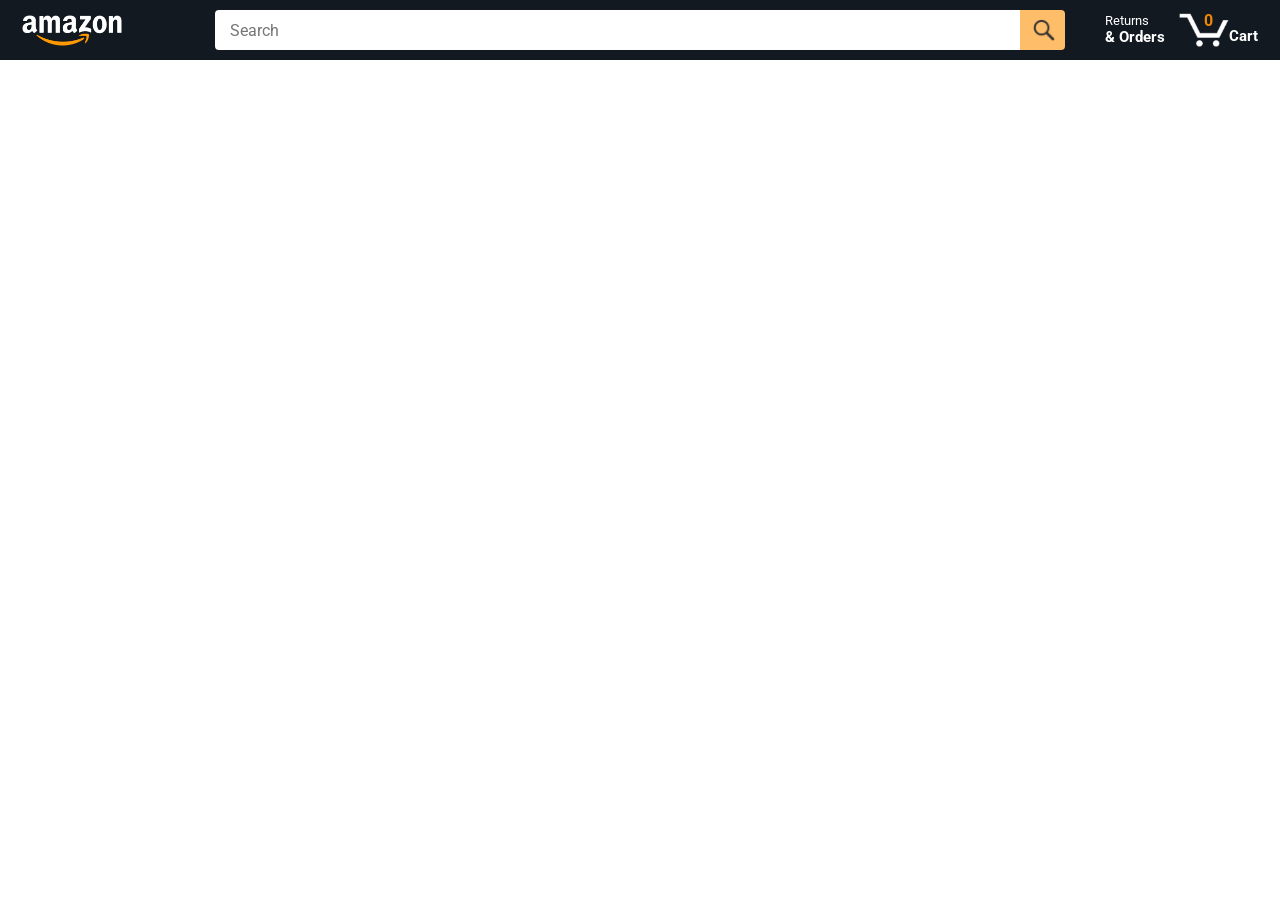
<file: index.html>
<!DOCTYPE html>
<html>
  <head>
    <title>Amazon Project</title>

    <!-- This code is needed for responsive design to work.
      (Responsive design = make the website look good on
      smaller screen sizes like a phone or a tablet). -->
    <meta name="viewport" content="width=device-width, initial-scale=1">

    <!-- Load a font called Roboto from Google Fonts. -->
    <link rel="preconnect" href="https://fonts.googleapis.com">
    <link rel="preconnect" href="https://fonts.gstatic.com" crossorigin>
    <link href="https://fonts.googleapis.com/css2?family=Roboto:wght@400;500;700&display=swap" rel="stylesheet">

    <!-- Here are the CSS files for this page. -->
    <link rel="stylesheet" href="styles/shared/general.css">
    <link rel="stylesheet" href="styles/shared/amazon-header.css">
    <link rel="stylesheet" href="styles/pages/amazon.css">
    <link rel="icon" href="images/icons/amazon-favicon.png">
  </head>
  <body>
    <div class="amazon-header">
      <div class="amazon-header-left-section">
        <a href="index.html" class="header-link">
          <img class="amazon-logo"
            src="images/amazon-logo-white.png">
          <img class="amazon-mobile-logo"
            src="images/amazon-mobile-logo-white.png">
        </a>
      </div>

      <div class="amazon-header-middle-section">
        <input class="search-bar" type="text" placeholder="Search">

        <button class="search-button">
          <img class="search-icon" src="images/icons/search-icon.png">
        </button>
      </div>

      <div class="amazon-header-right-section">
        <a class="orders-link header-link" href="orders.html">
          <span class="returns-text">Returns</span>
          <span class="orders-text">& Orders</span>
        </a>

        <a class="cart-link header-link" href="checkout.html">
          <img class="cart-icon" src="images/icons/cart-icon.png">
          <div class="cart-quantity js-cart-quantity">0</div>
          <div class="cart-text">Cart</div>
        </a>
      </div>
    </div>
    
    <div class="main">
      <div class="products-grid js-products-grid">
      </div>
    </div>
    <script type="module" src="scripts/amazon.js"></script>
  </body>
</html>
</file>
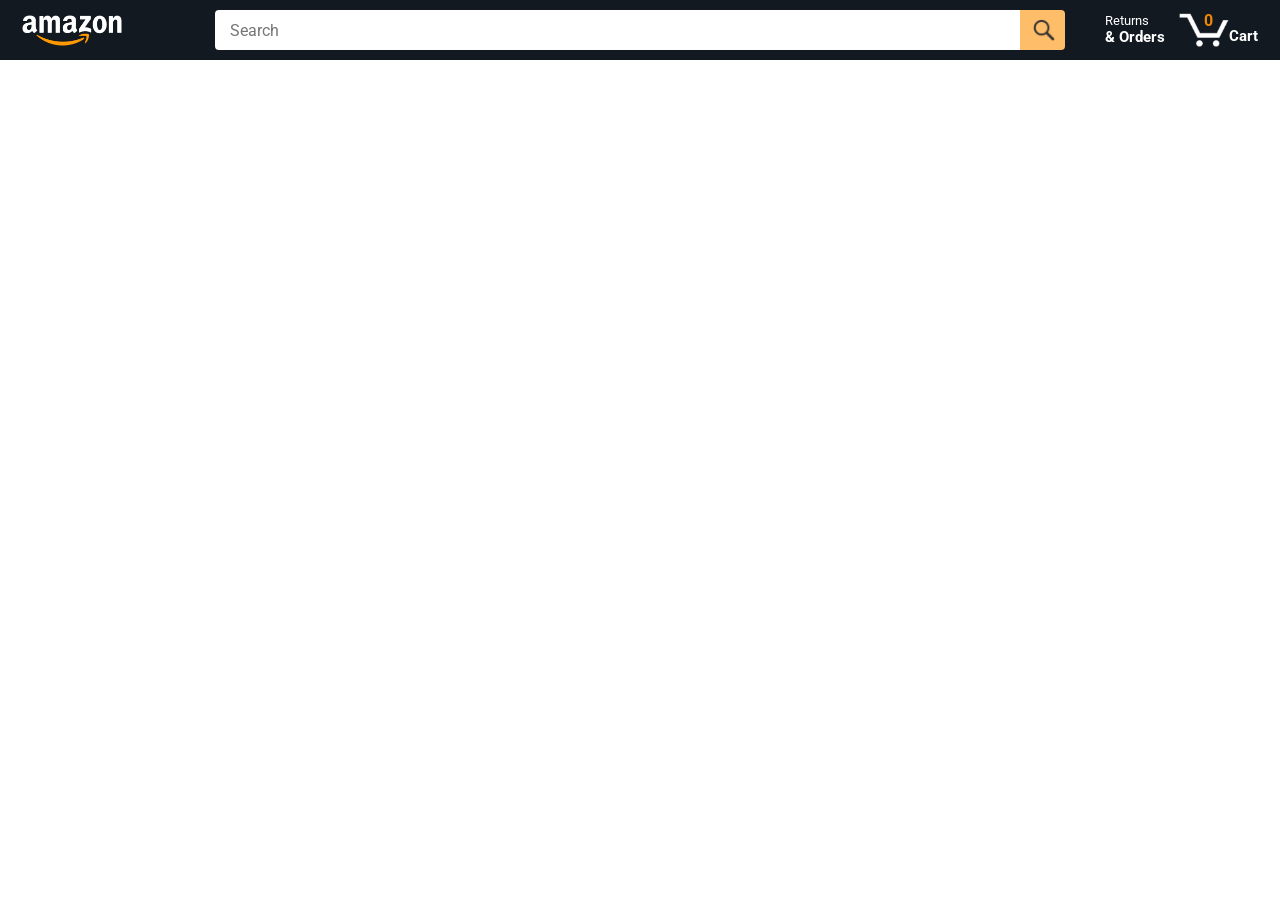
<file: amazon.html>
<!DOCTYPE html>
<html>
  <head>
    <title>Amazon Project</title>

    <!-- This code is needed for responsive design to work.
      (Responsive design = make the website look good on
      smaller screen sizes like a phone or a tablet). -->
    <meta name="viewport" content="width=device-width, initial-scale=1">

    <!-- Load a font called Roboto from Google Fonts. -->
    <link rel="preconnect" href="https://fonts.googleapis.com">
    <link rel="preconnect" href="https://fonts.gstatic.com" crossorigin>
    <link href="https://fonts.googleapis.com/css2?family=Roboto:wght@400;500;700&display=swap" rel="stylesheet">

    <!-- Here are the CSS files for this page. -->
    <link rel="stylesheet" href="styles/shared/general.css">
    <link rel="stylesheet" href="styles/shared/amazon-header.css">
    <link rel="stylesheet" href="styles/pages/amazon.css">
  </head>
  <body>
    <div class="amazon-header">
      <div class="amazon-header-left-section">
        <a href="amazon.html" class="header-link">
          <img class="amazon-logo"
            src="images/amazon-logo-white.png">
          <img class="amazon-mobile-logo"
            src="images/amazon-mobile-logo-white.png">
        </a>
      </div>

      <div class="amazon-header-middle-section">
        <input class="search-bar" type="text" placeholder="Search">

        <button class="search-button">
          <img class="search-icon" src="images/icons/search-icon.png">
        </button>
      </div>

      <div class="amazon-header-right-section">
        <a class="orders-link header-link" href="orders.html">
          <span class="returns-text">Returns</span>
          <span class="orders-text">& Orders</span>
        </a>

        <a class="cart-link header-link" href="checkout.html">
          <img class="cart-icon" src="images/icons/cart-icon.png">
          <div class="cart-quantity js-cart-quantity">0</div>
          <div class="cart-text">Cart</div>
        </a>
      </div>
    </div>
    
    <div class="main">
      <div class="products-grid js-products-grid">
      </div>
    </div>
    <script type="module" src="scripts/amazon.js"></script>
  </body>
</html>
</file>
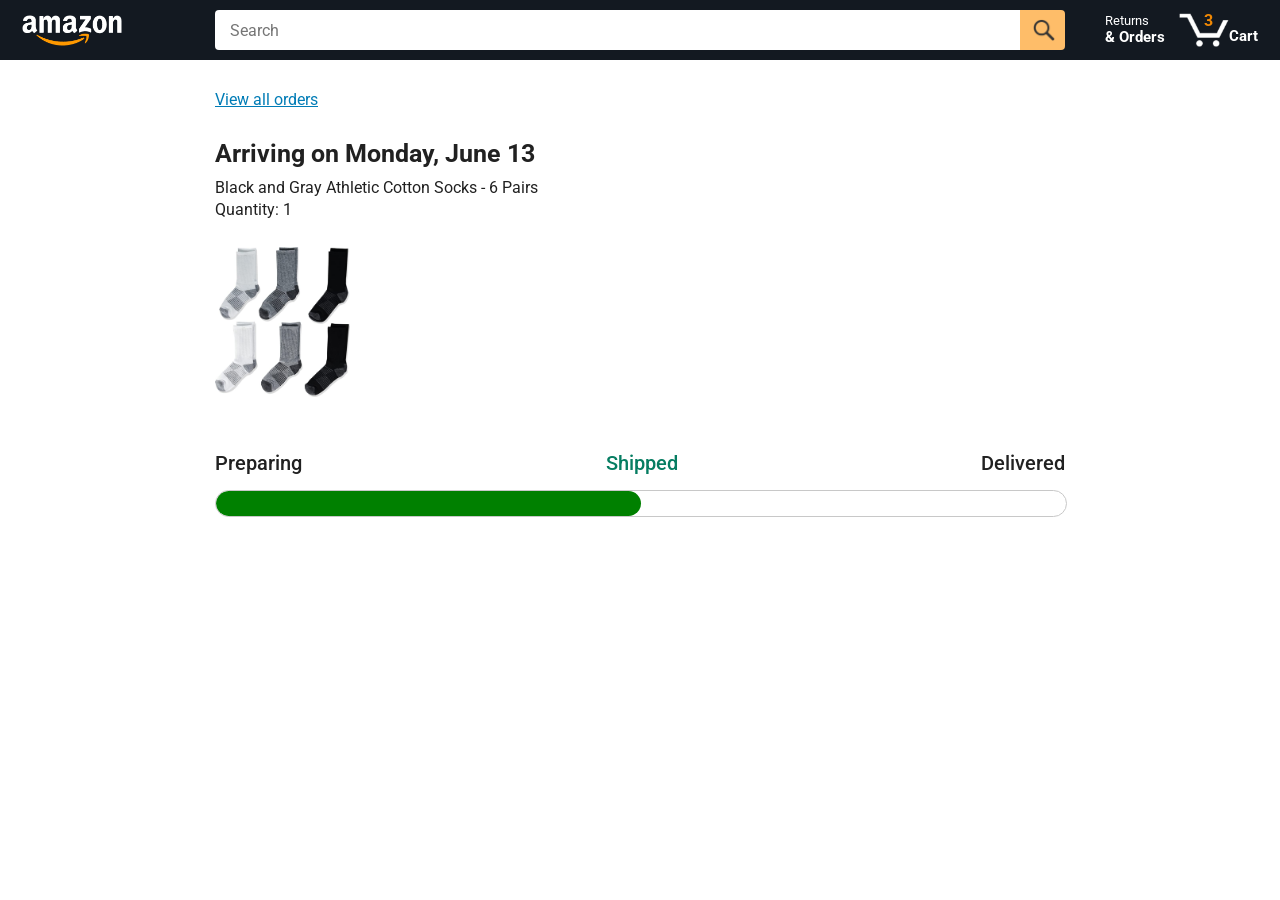
<file: tracking.html>
<!DOCTYPE html>
<html>
  <head>
    <title>Tracking</title>

    <!-- This code is needed for responsive design to work.
      (Responsive design = make the website look good on
      smaller screen sizes like a phone or a tablet). -->
    <meta name="viewport" content="width=device-width, initial-scale=1">

    <!-- Load a font called Roboto from Google Fonts. -->
    <link rel="preconnect" href="https://fonts.googleapis.com">
    <link rel="preconnect" href="https://fonts.gstatic.com" crossorigin>
    <link href="https://fonts.googleapis.com/css2?family=Roboto:wght@400;500;700&display=swap" rel="stylesheet">

    <!-- Here are the CSS files for this page. -->
    <link rel="stylesheet" href="styles/shared/general.css">
    <link rel="stylesheet" href="styles/shared/amazon-header.css">
    <link rel="stylesheet" href="styles/pages/tracking.css">
  </head>
  <body>
    <div class="amazon-header">
      <div class="amazon-header-left-section">
        <a href="index.html" class="header-link">
          <img class="amazon-logo"
            src="images/amazon-logo-white.png">
          <img class="amazon-mobile-logo"
            src="images/amazon-mobile-logo-white.png">
        </a>
      </div>

      <div class="amazon-header-middle-section">
        <input class="search-bar" type="text" placeholder="Search">

        <button class="search-button">
          <img class="search-icon" src="images/icons/search-icon.png">
        </button>
      </div>

      <div class="amazon-header-right-section">
        <a class="orders-link header-link" href="orders.html">
          <span class="returns-text">Returns</span>
          <span class="orders-text">& Orders</span>
        </a>

        <a class="cart-link header-link" href="checkout.html">
          <img class="cart-icon" src="images/icons/cart-icon.png">
          <div class="cart-quantity">3</div>
          <div class="cart-text">Cart</div>
        </a>
      </div>
    </div>

    <div class="main">
      <div class="order-tracking">
        <a class="back-to-orders-link link-primary" href="orders.html">
          View all orders
        </a>

        <div class="delivery-date">
          Arriving on Monday, June 13
        </div>

        <div class="product-info">
          Black and Gray Athletic Cotton Socks - 6 Pairs
        </div>

        <div class="product-info">
          Quantity: 1
        </div>

        <img class="product-image" src="images/products/athletic-cotton-socks-6-pairs.jpg">

        <div class="progress-labels-container">
          <div class="progress-label">
            Preparing
          </div>
          <div class="progress-label current-status">
            Shipped
          </div>
          <div class="progress-label">
            Delivered
          </div>
        </div>

        <div class="progress-bar-container">
          <div class="progress-bar"></div>
        </div>
      </div>
    </div>

    <script>
      const url = new URL(window.location.href);
      console.log(url.searchParams.get("orderId"));
      console.log(url.searchParams.get("productId"));

    </script>
  </body>
</html>
</file>
<file: styles/shared/general.css>
body {
  font-family: Roboto, Arial;
  color: rgb(33, 33, 33);
  /* The <body> element has a default margin of 8px
     on all sides. This removes the default margins. */
  margin: 0;
}

/* <p> elements have a default margin on the top
   and bottom. This removes the default margins. */
p {
  margin: 0;
}

button {
  cursor: pointer;
}

select {
  cursor: pointer;
}

input, select, button {
  font-family: Roboto, Arial;
}

.button-primary {
  color: rgb(33, 33, 33);
  background-color: rgb(255, 216, 20);
  border: 1px solid rgb(252, 210, 0);
  border-radius: 8px;
  cursor: pointer;
  box-shadow: 0 2px 5px rgba(213, 217, 217, 0.5);
}

.button-primary:hover {
  background-color: rgb(247, 202, 0);
  border: 1px solid rgb(242, 194, 0);
}

.button-primary:active {
  background: rgb(255, 216, 20);
  border-color: rgb(252, 210, 0);
  box-shadow: none;
}

.button-secondary {
  color: rgb(33, 33, 33);
  background: white;
  border: 1px solid rgb(213, 217, 217);
  border-radius: 8px;
  cursor: pointer;
  box-shadow: 0 2px 5px rgba(213, 217, 217, 0.5);
}

.button-secondary:hover {
  background-color: rgb(247, 250, 250);
}

.button-secondary:active {
  background-color: rgb(237, 253, 255);
  box-shadow: none;
}

/* These styles will limit text to 2 lines. Anything
   beyond 2 lines will be replaced with "..."
   You can find this code by using an A.I. tool or by
   searching in Google.
   https://css-tricks.com/almanac/properties/l/line-clamp/ */
.limit-text-to-2-lines {
  display: -webkit-box;
  -webkit-line-clamp: 2;
  -webkit-box-orient: vertical;
  overflow: hidden;
}

.link-primary {
  color: rgb(1, 124, 182);
  cursor: pointer;
}

.link-primary:hover {
  color: rgb(196, 80, 0);
}

/* Styles for dropdown selectors. */
select {
  color: rgb(33, 33, 33);
  background-color: rgb(240, 240, 240);
  border: 1px solid rgb(213, 217, 217);
  border-radius: 8px;
  padding: 3px 5px;
  font-size: 15px;
  cursor: pointer;
  box-shadow: 0 2px 5px rgba(213, 217, 217, 0.5);
}

select:focus,
input:focus {
  outline: 2px solid rgb(255, 153, 0);
}
</file>
<file: styles/shared/amazon-header.css>
.amazon-header {
  background-color: rgb(19, 25, 33);
  color: white;
  padding-left: 15px;
  padding-right: 15px;

  display: flex;
  align-items: center;
  justify-content: space-between;

  position: fixed;
  top: 0;
  left: 0;
  right: 0;
  height: 60px;
}

.amazon-header-left-section {
  width: 180px;
}

@media (max-width: 800px) {
  .amazon-header-left-section {
    width: unset;
  }
}

.header-link {
  display: inline-block;
  padding: 6px;
  border-radius: 2px;
  cursor: pointer;
  text-decoration: none;
  border: 1px solid rgba(0, 0, 0, 0);
}

.header-link:hover {
  border: 1px solid white;
}

.amazon-logo {
  width: 100px;
  margin-top: 5px;
}

.amazon-mobile-logo {
  display: none;
}

@media (max-width: 575px) {
  .amazon-logo {
    display: none;
  }

  .amazon-mobile-logo {
    display: block;
    height: 35px;
    margin-top: 5px;
  }
}

.amazon-header-middle-section {
  flex: 1;
  max-width: 850px;
  margin-left: 10px;
  margin-right: 10px;
  display: flex;
}

.search-bar {
  flex: 1;
  width: 0;
  font-size: 16px;
  height: 38px;
  padding-left: 15px;
  border: none;
  border-top-left-radius: 4px;
  border-bottom-left-radius: 4px;
  border-top-right-radius: 0;
  border-bottom-right-radius: 0;
}

.search-button {
  background-color: rgb(254, 189, 105);
  border: none;
  width: 45px;
  height: 40px;
  border-top-right-radius: 4px;
  border-bottom-right-radius: 4px;
  flex-shrink: 0;
}

.search-icon {
  height: 22px;
  margin-left: 2px;
  margin-top: 3px;
}

.amazon-header-right-section {
  width: 180px;
  flex-shrink: 0;
  display: flex;
  justify-content: end;
}

.orders-link {
  color: white;
}

.returns-text {
  display: block;
  font-size: 13px;
}

.orders-text {
  display: block;
  font-size: 15px;
  font-weight: 700;
}

.cart-link {
  color: white;
  display: flex;
  align-items: center;
  position: relative;
}

.cart-icon {
  width: 50px;
}

.cart-text {
  margin-top: 12px;
  font-size: 15px;
  font-weight: 700;
}

.cart-quantity {
  color: rgb(240, 136, 4);
  font-size: 16px;
  font-weight: 700;

  position: absolute;
  top: 4px;
  left: 22px;
  
  width: 26px;
  text-align: center;
}
</file>
<file: styles/pages/amazon.css>
.main {
  margin-top: 60px;
}

.products-grid {
  display: grid;

  /* - In CSS Grid, 1fr means a column will take up the
       remaining space in the grid.
     - If we write 1fr 1fr ... 1fr; 8 times, this will
       divide the grid into 8 columns, each taking up an
       equal amount of the space.
     - repeat(8, 1fr); is a shortcut for repeating "1fr"
       8 times (instead of typing out "1fr" 8 times).
       repeat(...) is a special property that works with
       display: grid; */
  grid-template-columns: repeat(8, 1fr);
}

/* @media is used to create responsive design (making the
   website look good on any screen size). This @media
   means when the screen width is 2000px or less, we
   will divide the grid into 7 columns instead of 8. */
@media (max-width: 2000px) {
  .products-grid {
    grid-template-columns: repeat(7, 1fr);
  }
}

/* This @media means when the screen width is 1600px or
   less, we will divide the grid into 6 columns. */
@media (max-width: 1600px) {
  .products-grid {
    grid-template-columns: repeat(6, 1fr);
  }
}

@media (max-width: 1300px) {
  .products-grid {
    grid-template-columns: repeat(5, 1fr);
  }
}

@media (max-width: 1000px) {
  .products-grid {
    grid-template-columns: repeat(4, 1fr);
  }
}

@media (max-width: 800px) {
  .products-grid {
    grid-template-columns: repeat(3, 1fr);
  }
}

@media (max-width: 575px) {
  .products-grid {
    grid-template-columns: repeat(2, 1fr);
  }
}

@media (max-width: 450px) {
  .products-grid {
    grid-template-columns: 1fr;
  }
}

.product-container {
  padding-top: 40px;
  padding-bottom: 25px;
  padding-left: 25px;
  padding-right: 25px;

  border-right: 1px solid rgb(231, 231, 231);
  border-bottom: 1px solid rgb(231, 231, 231);

  display: flex;
  flex-direction: column;
}

.product-image-container {
  display: flex;
  justify-content: center;
  align-items: center;

  height: 180px;
  margin-bottom: 20px;
}

.product-image {
  /* Images will overflow their container by default. To
    prevent this, we set max-width and max-height to 100%
    so they stay inside their container. */
  max-width: 100%;
  max-height: 100%;
}

.product-name {
  height: 40px;
  margin-bottom: 5px;
}

.product-rating-container {
  display: flex;
  align-items: center;
  margin-bottom: 10px;
}

.product-rating-stars {
  width: 100px;
  margin-right: 6px;
}

.product-rating-count {
  color: rgb(1, 124, 182);
  cursor: pointer;
  margin-top: 3px;
}

.product-price {
  font-weight: 700;
  margin-bottom: 10px;
}

.product-quantity-container {
  margin-bottom: 17px;
}

.product-spacer {
  flex: 1;
}

.added-to-cart {
  color: rgb(6, 125, 98);
  font-size: 16px;

  display: flex;
  align-items: center;
  margin-bottom: 8px;

  /* At first, the "Added to cart" message will
     be invisible. Use JavaScript to change the
     opacity and make it visible. */
  opacity: 0;
}

.added-to-cart img {
  height: 20px;
  margin-right: 5px;
}

.add-to-cart-button {
  width: 100%;
  padding: 8px;
  border-radius: 50px;
}
</file>
<file: styles/pages/tracking.css>
.main {
  max-width: 850px;
  margin-top: 90px;
  margin-bottom: 100px;
  padding-left: 30px;
  padding-right: 30px;

  /* margin-left: auto;
     margin-right auto;
     Is a trick for centering an element horizontally
     without needing a container. */
  margin-left: auto;
  margin-right: auto;
}

.back-to-orders-link {
  display: inline-block;
  margin-bottom: 30px;
}

.delivery-date {
  font-size: 25px;
  font-weight: 700;
  margin-bottom: 10px;
}

.product-info {
  margin-bottom: 3px;
}

.product-image {
  max-width: 150px;
  max-height: 150px;
  margin-top: 25px;
  margin-bottom: 50px;
}

.progress-labels-container {
  display: flex;
  justify-content: space-between;
  font-size: 20px;
  font-weight: 500;
  margin-bottom: 15px;
}

.current-status {
  color: rgb(6, 125, 98);
}

@media (max-width: 575px) {
  .progress-labels-container {
    font-size: 16px;
  }
}

@media (max-width: 450px) {
  .progress-labels-container {
    flex-direction: column;
    margin-bottom: 5px;
  }

  .progress-label {
    margin-bottom: 3px;
  }
}

.progress-bar-container {
  height: 25px;
  width: 100%;

  border: 1px solid rgb(200, 200, 200);
  border-radius: 50px;
  overflow: hidden;
}

.progress-bar {
  height: 100%;
  background-color: green;
  border-radius: 50px;
  width: 50%;
}
</file>
